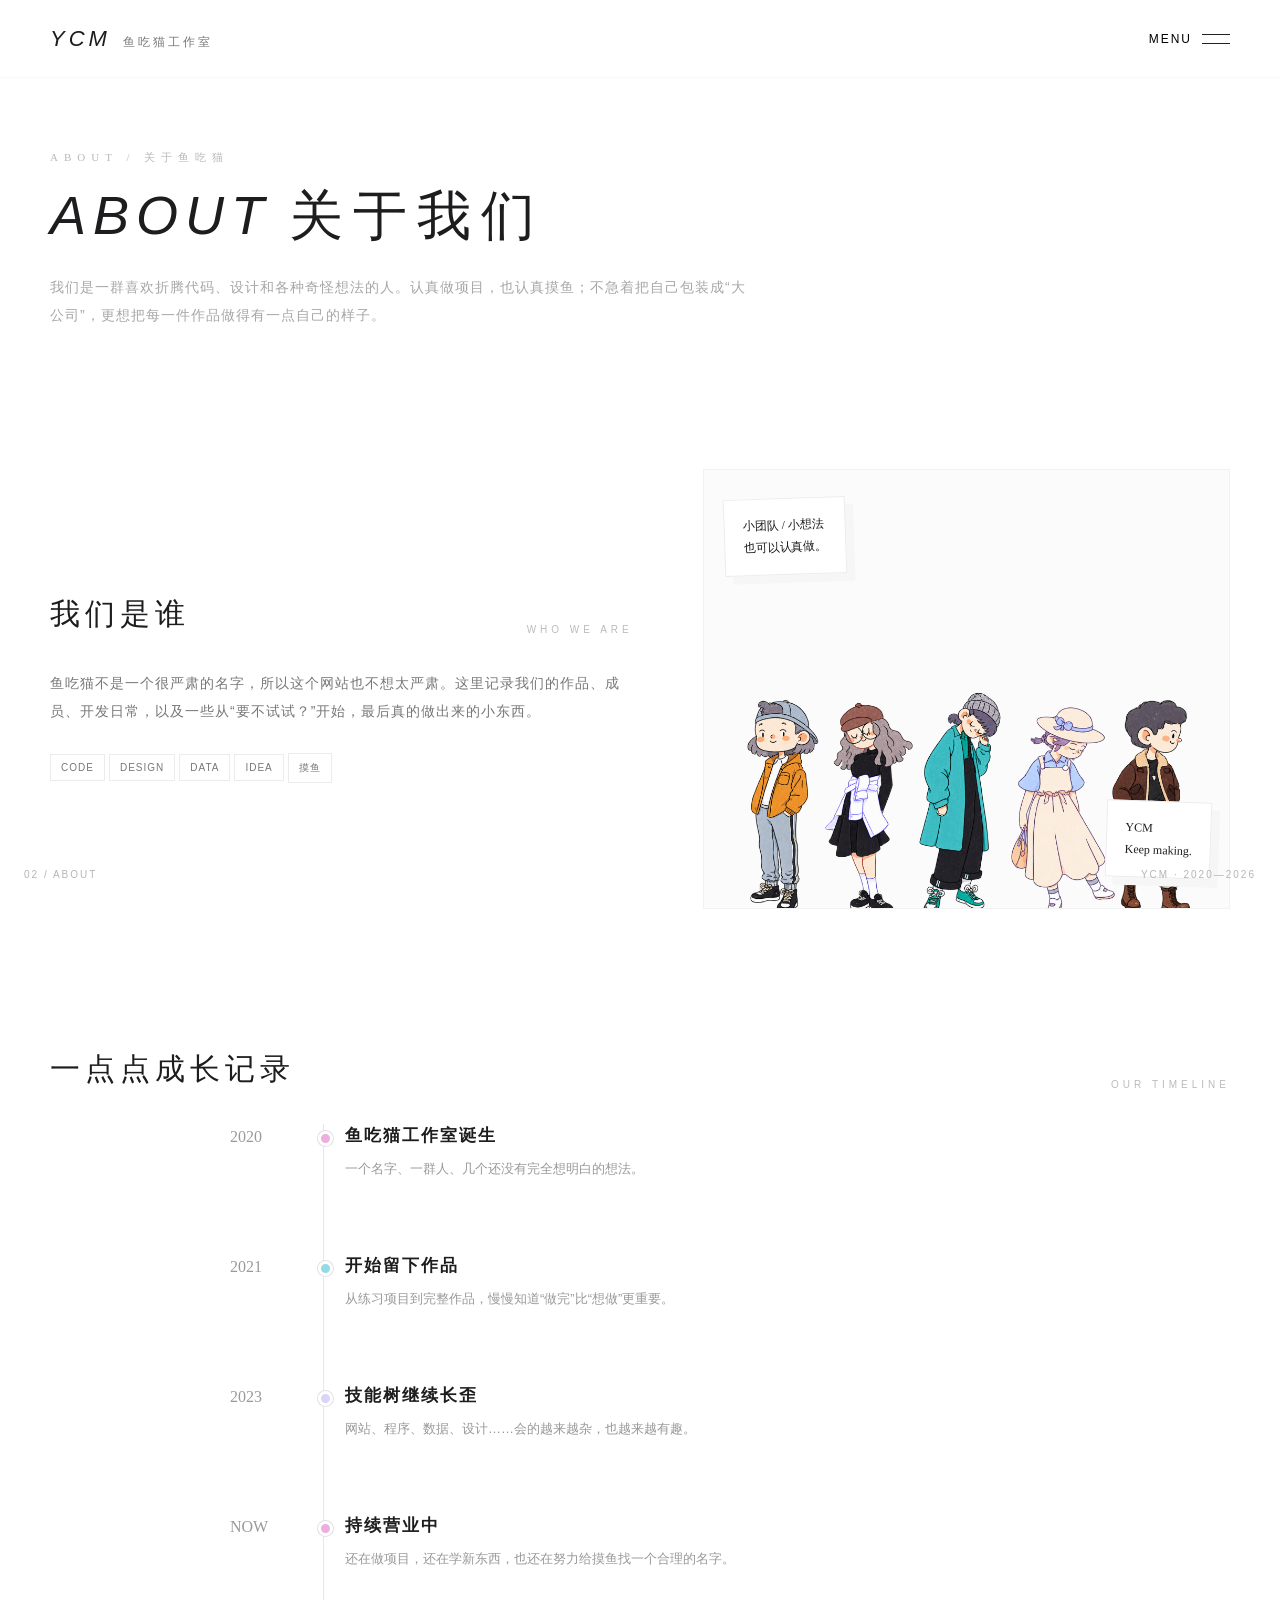
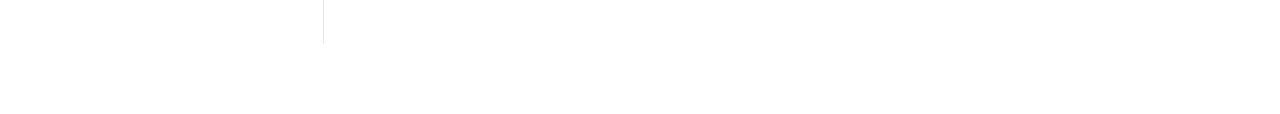
<file: about.html>
<!doctype html>
<html lang="zh-CN">
<head>
<meta charset="utf-8"><meta name="viewport" content="width=device-width,initial-scale=1">
<title>YCM 鱼吃猫工作室</title>
<link rel="stylesheet" href="style.css">
</head>
<body>

<div class="page">
  <header class="site-header"><div class="header-inner"><a class="brand-mini" href="index.html">YCM<small>鱼吃猫工作室</small></a><button class="menu-btn" aria-label="打开菜单" aria-expanded="false"><span>MENU</span><i class="menu-icon"></i></button></div></header><div class="particle-layer"></div>
  <main>
    <section class="hero container reveal"><div class="eyebrow">ABOUT / 关于鱼吃猫</div><h1 class="page-title"><span class="en">ABOUT</span>关于我们</h1><p class="lead">我们是一群喜欢折腾代码、设计和各种奇怪想法的人。认真做项目，也认真摸鱼；不急着把自己包装成“大公司”，更想把每一件作品做得有一点自己的样子。</p></section>
    <section class="section container"><div class="about-grid">
      <div class="reveal"><div class="section-head"><h2>我们是谁</h2><span>WHO WE ARE</span></div><p class="lead" style="margin-top:0;color:#777">鱼吃猫不是一个很严肃的名字，所以这个网站也不想太严肃。这里记录我们的作品、成员、开发日常，以及一些从“要不试试？”开始，最后真的做出来的小东西。</p><div style="margin-top:24px"><span class="tag">CODE</span><span class="tag">DESIGN</span><span class="tag">DATA</span><span class="tag">IDEA</span><span class="tag">摸鱼</span></div></div>
      <div class="about-art reveal"><img src="rw.png" alt="工作室成员插画"><div class="note n1">小团队 / 小想法<br>也可以认真做。</div><div class="note n2">YCM<br>Keep making.</div></div>
    </div></section>
    <section class="section container reveal"><div class="section-head"><h2>一点点成长记录</h2><span>OUR TIMELINE</span></div><div class="timeline">
      <div class="timeline-item"><div class="timeline-year">2020</div><div class="timeline-dot"></div><div class="timeline-content"><h3>鱼吃猫工作室诞生</h3><p>一个名字、一群人、几个还没有完全想明白的想法。</p></div></div>
      <div class="timeline-item"><div class="timeline-year">2021</div><div class="timeline-dot"></div><div class="timeline-content"><h3>开始留下作品</h3><p>从练习项目到完整作品，慢慢知道“做完”比“想做”更重要。</p></div></div>
      <div class="timeline-item"><div class="timeline-year">2023</div><div class="timeline-dot"></div><div class="timeline-content"><h3>技能树继续长歪</h3><p>网站、程序、数据、设计……会的越来越杂，也越来越有趣。</p></div></div>
      <div class="timeline-item"><div class="timeline-year">NOW</div><div class="timeline-dot"></div><div class="timeline-content"><h3>持续营业中</h3><p>还在做项目，还在学新东西，也还在努力给摸鱼找一个合理的名字。</p></div></div>
    </div></section>
  </main><div class="page-no">02 / ABOUT</div><div class="page-year">YCM · 2020—2026</div>
</div>


<div class="full-menu" aria-hidden="true"><nav class="menu-list">
  <a href="index.html" data-p="index"><span class="num">01</span><span class="en">HOME</span><span class="cn">首页</span></a>
  <a href="about.html" data-p="about"><span class="num">02</span><span class="en">ABOUT</span><span class="cn">关于鱼吃猫</span></a>
  <a href="team.html" data-p="team"><span class="num">03</span><span class="en">TEAM</span><span class="cn">小伙伴们</span></a>
  <a href="service.html" data-p="service"><span class="num">04</span><span class="en">SERVICE</span><span class="cn">我们会什么</span></a>
  <a href="works.html" data-p="works"><span class="num">05</span><span class="en">WORKS</span><span class="cn">作品集</span></a>
  <a href="daily.html" data-p="daily"><span class="num">06</span><span class="en">DAILY</span><span class="cn">摸鱼日记</span></a>
  <a href="process.html" data-p="process"><span class="num">07</span><span class="en">PROCESS</span><span class="cn">合作流程</span></a>
  <a href="contact.html" data-p="contact"><span class="num">08</span><span class="en">CONTACT</span><span class="cn">找到我们</span></a>
</nav></div>

<script src="script.js"></script>
<script>document.querySelectorAll('.menu-list a').forEach(a=>{if(a.dataset.p==="about")a.classList.add('active')});</script>
</body>
</html>
</file>
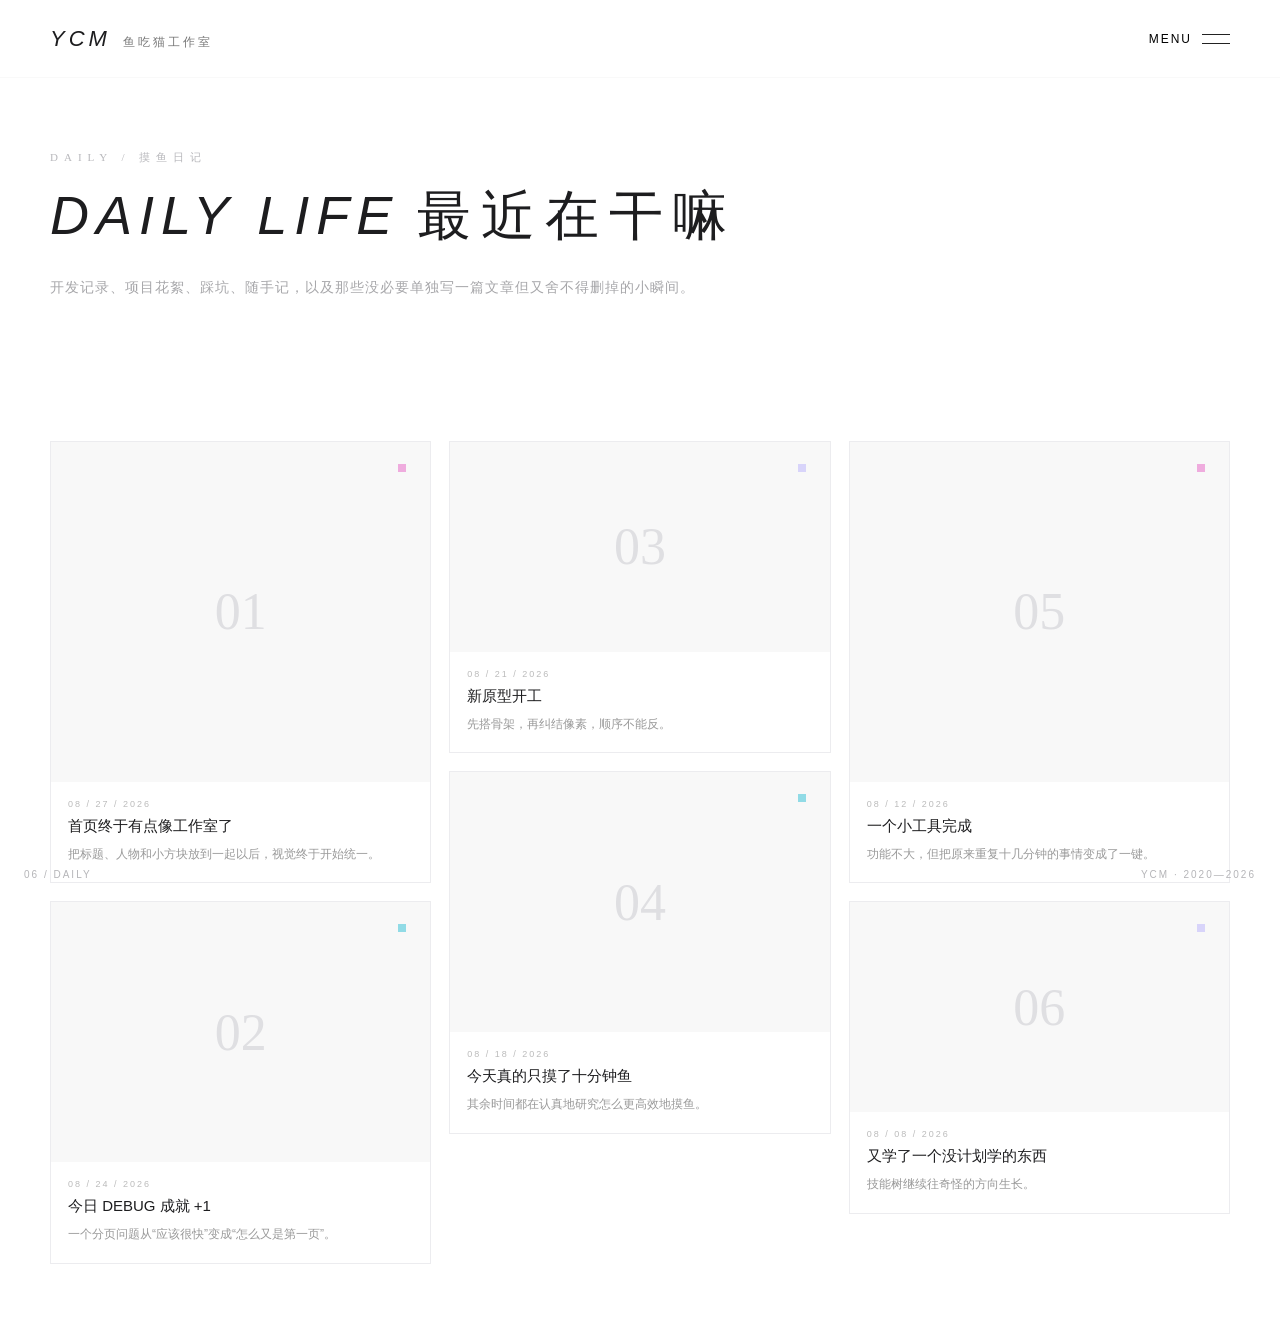
<file: daily.html>
<!doctype html>
<html lang="zh-CN">
<head>
<meta charset="utf-8"><meta name="viewport" content="width=device-width,initial-scale=1">
<title>YCM 鱼吃猫工作室</title>
<link rel="stylesheet" href="style.css">
</head>
<body>

<div class="page">
  <header class="site-header"><div class="header-inner"><a class="brand-mini" href="index.html">YCM<small>鱼吃猫工作室</small></a><button class="menu-btn" aria-label="打开菜单" aria-expanded="false"><span>MENU</span><i class="menu-icon"></i></button></div></header><div class="particle-layer"></div>
  <main><section class="hero container reveal"><div class="eyebrow">DAILY / 摸鱼日记</div><h1 class="page-title"><span class="en">DAILY LIFE</span>最近在干嘛</h1><p class="lead">开发记录、项目花絮、踩坑、随手记，以及那些没必要单独写一篇文章但又舍不得删掉的小瞬间。</p></section>
  <section class="section container reveal"><div class="daily-grid">
    <article class="daily-card"><div class="daily-cover tall"><span class="symbol">01</span></div><div class="daily-body"><div class="daily-date">08 / 27 / 2026</div><h3>首页终于有点像工作室了</h3><p>把标题、人物和小方块放到一起以后，视觉终于开始统一。</p></div></article>
    <article class="daily-card"><div class="daily-cover mid"><span class="symbol">02</span></div><div class="daily-body"><div class="daily-date">08 / 24 / 2026</div><h3>今日 DEBUG 成就 +1</h3><p>一个分页问题从“应该很快”变成“怎么又是第一页”。</p></div></article>
    <article class="daily-card"><div class="daily-cover short"><span class="symbol">03</span></div><div class="daily-body"><div class="daily-date">08 / 21 / 2026</div><h3>新原型开工</h3><p>先搭骨架，再纠结像素，顺序不能反。</p></div></article>
    <article class="daily-card"><div class="daily-cover mid"><span class="symbol">04</span></div><div class="daily-body"><div class="daily-date">08 / 18 / 2026</div><h3>今天真的只摸了十分钟鱼</h3><p>其余时间都在认真地研究怎么更高效地摸鱼。</p></div></article>
    <article class="daily-card"><div class="daily-cover tall"><span class="symbol">05</span></div><div class="daily-body"><div class="daily-date">08 / 12 / 2026</div><h3>一个小工具完成</h3><p>功能不大，但把原来重复十几分钟的事情变成了一键。</p></div></article>
    <article class="daily-card"><div class="daily-cover short"><span class="symbol">06</span></div><div class="daily-body"><div class="daily-date">08 / 08 / 2026</div><h3>又学了一个没计划学的东西</h3><p>技能树继续往奇怪的方向生长。</p></div></article>
  </div></section></main><div class="page-no">06 / DAILY</div><div class="page-year">YCM · 2020—2026</div>
</div>


<div class="full-menu" aria-hidden="true"><nav class="menu-list">
  <a href="index.html" data-p="index"><span class="num">01</span><span class="en">HOME</span><span class="cn">首页</span></a>
  <a href="about.html" data-p="about"><span class="num">02</span><span class="en">ABOUT</span><span class="cn">关于鱼吃猫</span></a>
  <a href="team.html" data-p="team"><span class="num">03</span><span class="en">TEAM</span><span class="cn">小伙伴们</span></a>
  <a href="service.html" data-p="service"><span class="num">04</span><span class="en">SERVICE</span><span class="cn">我们会什么</span></a>
  <a href="works.html" data-p="works"><span class="num">05</span><span class="en">WORKS</span><span class="cn">作品集</span></a>
  <a href="daily.html" data-p="daily"><span class="num">06</span><span class="en">DAILY</span><span class="cn">摸鱼日记</span></a>
  <a href="process.html" data-p="process"><span class="num">07</span><span class="en">PROCESS</span><span class="cn">合作流程</span></a>
  <a href="contact.html" data-p="contact"><span class="num">08</span><span class="en">CONTACT</span><span class="cn">找到我们</span></a>
</nav></div>

<script src="script.js"></script>
<script>document.querySelectorAll('.menu-list a').forEach(a=>{if(a.dataset.p==="daily")a.classList.add('active')});</script>
</body>
</html>
</file>
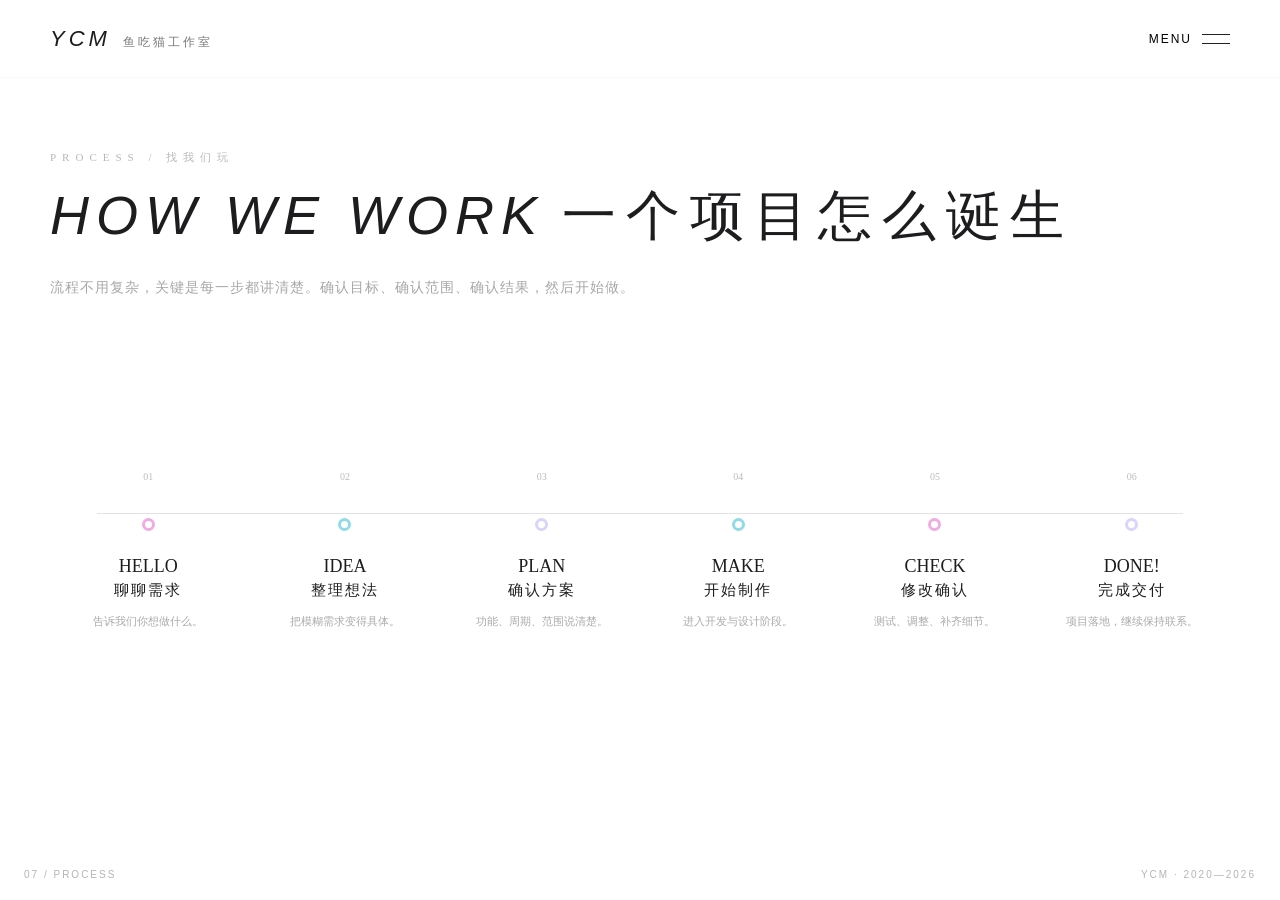
<file: process.html>
<!doctype html>
<html lang="zh-CN">
<head>
<meta charset="utf-8"><meta name="viewport" content="width=device-width,initial-scale=1">
<title>YCM 鱼吃猫工作室</title>
<link rel="stylesheet" href="style.css">
</head>
<body>

<div class="page">
  <header class="site-header"><div class="header-inner"><a class="brand-mini" href="index.html">YCM<small>鱼吃猫工作室</small></a><button class="menu-btn" aria-label="打开菜单" aria-expanded="false"><span>MENU</span><i class="menu-icon"></i></button></div></header><div class="particle-layer"></div>
  <main><section class="hero container reveal"><div class="eyebrow">PROCESS / 找我们玩</div><h1 class="page-title"><span class="en">HOW WE WORK</span>一个项目怎么诞生</h1><p class="lead">流程不用复杂，关键是每一步都讲清楚。确认目标、确认范围、确认结果，然后开始做。</p></section>
  <section class="section container reveal"><div class="process-line">
    <article class="step"><div class="step-no">01</div><div class="step-dot"></div><h3>HELLO</h3><h4>聊聊需求</h4><p>告诉我们你想做什么。</p></article>
    <article class="step"><div class="step-no">02</div><div class="step-dot"></div><h3>IDEA</h3><h4>整理想法</h4><p>把模糊需求变得具体。</p></article>
    <article class="step"><div class="step-no">03</div><div class="step-dot"></div><h3>PLAN</h3><h4>确认方案</h4><p>功能、周期、范围说清楚。</p></article>
    <article class="step"><div class="step-no">04</div><div class="step-dot"></div><h3>MAKE</h3><h4>开始制作</h4><p>进入开发与设计阶段。</p></article>
    <article class="step"><div class="step-no">05</div><div class="step-dot"></div><h3>CHECK</h3><h4>修改确认</h4><p>测试、调整、补齐细节。</p></article>
    <article class="step"><div class="step-no">06</div><div class="step-dot"></div><h3>DONE!</h3><h4>完成交付</h4><p>项目落地，继续保持联系。</p></article>
  </div></section></main><div class="page-no">07 / PROCESS</div><div class="page-year">YCM · 2020—2026</div>
</div>


<div class="full-menu" aria-hidden="true"><nav class="menu-list">
  <a href="index.html" data-p="index"><span class="num">01</span><span class="en">HOME</span><span class="cn">首页</span></a>
  <a href="about.html" data-p="about"><span class="num">02</span><span class="en">ABOUT</span><span class="cn">关于鱼吃猫</span></a>
  <a href="team.html" data-p="team"><span class="num">03</span><span class="en">TEAM</span><span class="cn">小伙伴们</span></a>
  <a href="service.html" data-p="service"><span class="num">04</span><span class="en">SERVICE</span><span class="cn">我们会什么</span></a>
  <a href="works.html" data-p="works"><span class="num">05</span><span class="en">WORKS</span><span class="cn">作品集</span></a>
  <a href="daily.html" data-p="daily"><span class="num">06</span><span class="en">DAILY</span><span class="cn">摸鱼日记</span></a>
  <a href="process.html" data-p="process"><span class="num">07</span><span class="en">PROCESS</span><span class="cn">合作流程</span></a>
  <a href="contact.html" data-p="contact"><span class="num">08</span><span class="en">CONTACT</span><span class="cn">找到我们</span></a>
</nav></div>

<script src="script.js"></script>
<script>document.querySelectorAll('.menu-list a').forEach(a=>{if(a.dataset.p==="process")a.classList.add('active')});</script>
</body>
</html>
</file>
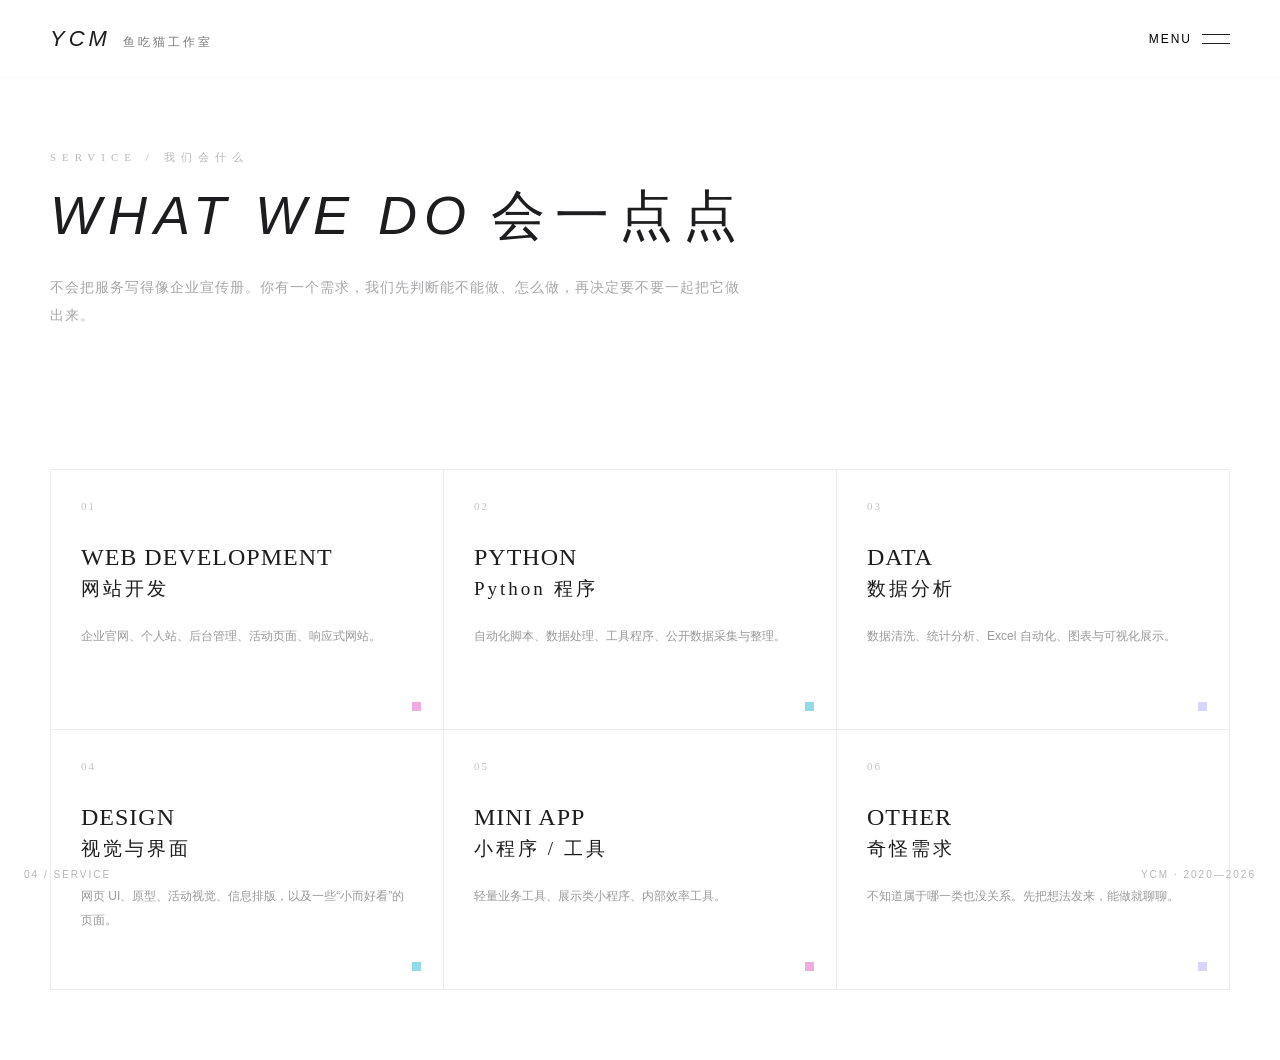
<file: service.html>
<!doctype html>
<html lang="zh-CN">
<head>
<meta charset="utf-8"><meta name="viewport" content="width=device-width,initial-scale=1">
<title>YCM 鱼吃猫工作室</title>
<link rel="stylesheet" href="style.css">
</head>
<body>

<div class="page">
  <header class="site-header"><div class="header-inner"><a class="brand-mini" href="index.html">YCM<small>鱼吃猫工作室</small></a><button class="menu-btn" aria-label="打开菜单" aria-expanded="false"><span>MENU</span><i class="menu-icon"></i></button></div></header><div class="particle-layer"></div>
  <main><section class="hero container reveal"><div class="eyebrow">SERVICE / 我们会什么</div><h1 class="page-title"><span class="en">WHAT WE DO</span>会一点点</h1><p class="lead">不会把服务写得像企业宣传册。你有一个需求，我们先判断能不能做、怎么做，再决定要不要一起把它做出来。</p></section>
  <section class="section container reveal"><div class="service-grid">
    <article class="service-card"><div class="service-no">01</div><h3>WEB DEVELOPMENT</h3><h4>网站开发</h4><p>企业官网、个人站、后台管理、活动页面、响应式网站。</p><i class="service-corner"></i></article>
    <article class="service-card"><div class="service-no">02</div><h3>PYTHON</h3><h4>Python 程序</h4><p>自动化脚本、数据处理、工具程序、公开数据采集与整理。</p><i class="service-corner"></i></article>
    <article class="service-card"><div class="service-no">03</div><h3>DATA</h3><h4>数据分析</h4><p>数据清洗、统计分析、Excel 自动化、图表与可视化展示。</p><i class="service-corner"></i></article>
    <article class="service-card"><div class="service-no">04</div><h3>DESIGN</h3><h4>视觉与界面</h4><p>网页 UI、原型、活动视觉、信息排版，以及一些“小而好看”的页面。</p><i class="service-corner"></i></article>
    <article class="service-card"><div class="service-no">05</div><h3>MINI APP</h3><h4>小程序 / 工具</h4><p>轻量业务工具、展示类小程序、内部效率工具。</p><i class="service-corner"></i></article>
    <article class="service-card"><div class="service-no">06</div><h3>OTHER</h3><h4>奇怪需求</h4><p>不知道属于哪一类也没关系。先把想法发来，能做就聊聊。</p><i class="service-corner"></i></article>
  </div></section></main><div class="page-no">04 / SERVICE</div><div class="page-year">YCM · 2020—2026</div>
</div>


<div class="full-menu" aria-hidden="true"><nav class="menu-list">
  <a href="index.html" data-p="index"><span class="num">01</span><span class="en">HOME</span><span class="cn">首页</span></a>
  <a href="about.html" data-p="about"><span class="num">02</span><span class="en">ABOUT</span><span class="cn">关于鱼吃猫</span></a>
  <a href="team.html" data-p="team"><span class="num">03</span><span class="en">TEAM</span><span class="cn">小伙伴们</span></a>
  <a href="service.html" data-p="service"><span class="num">04</span><span class="en">SERVICE</span><span class="cn">我们会什么</span></a>
  <a href="works.html" data-p="works"><span class="num">05</span><span class="en">WORKS</span><span class="cn">作品集</span></a>
  <a href="daily.html" data-p="daily"><span class="num">06</span><span class="en">DAILY</span><span class="cn">摸鱼日记</span></a>
  <a href="process.html" data-p="process"><span class="num">07</span><span class="en">PROCESS</span><span class="cn">合作流程</span></a>
  <a href="contact.html" data-p="contact"><span class="num">08</span><span class="en">CONTACT</span><span class="cn">找到我们</span></a>
</nav></div>

<script src="script.js"></script>
<script>document.querySelectorAll('.menu-list a').forEach(a=>{if(a.dataset.p==="service")a.classList.add('active')});</script>
</body>
</html>
</file>
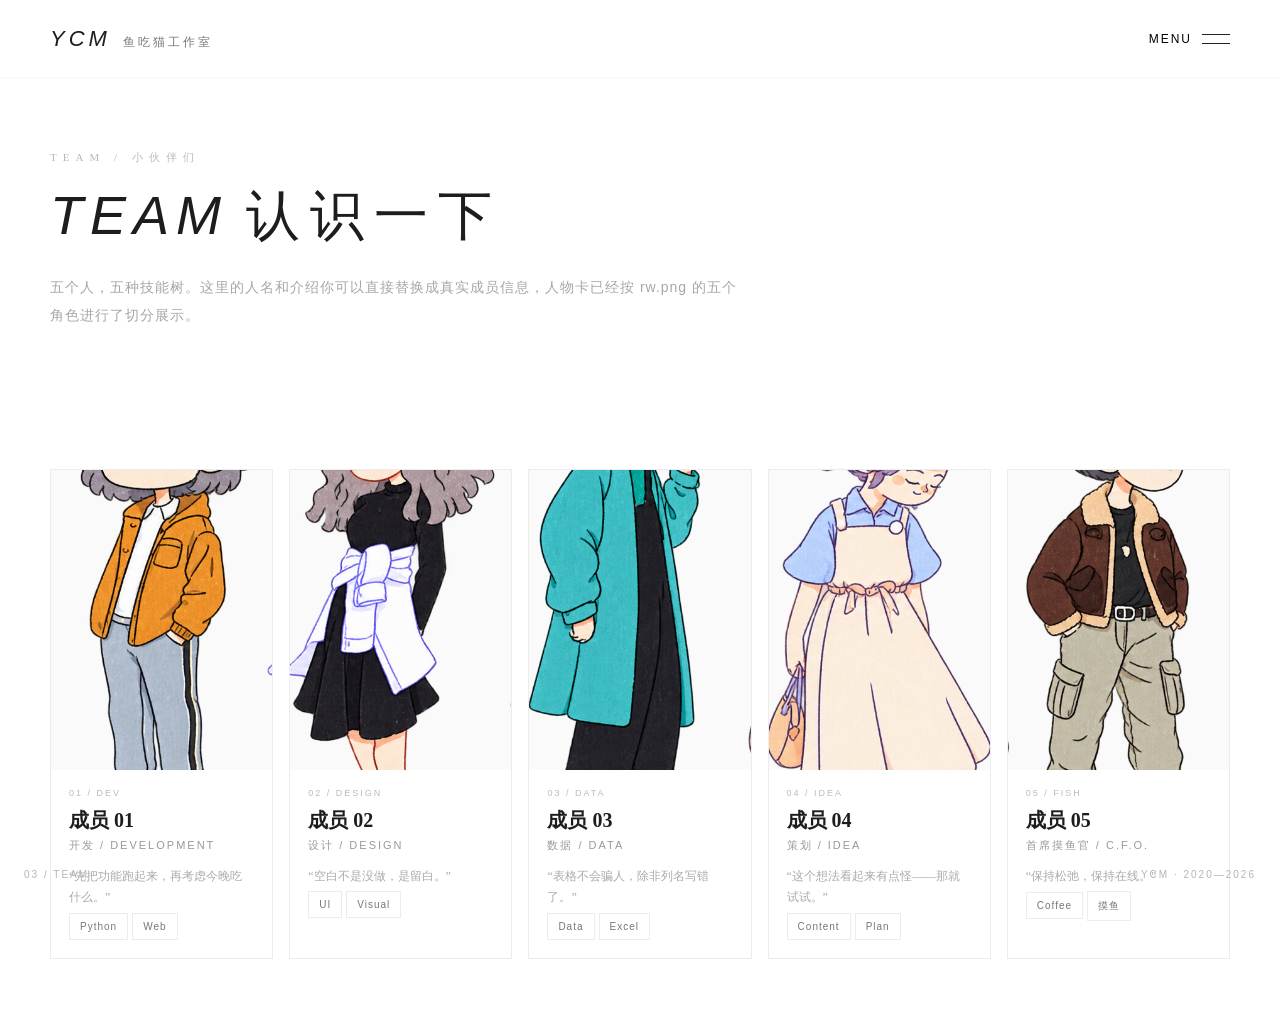
<file: team.html>
<!doctype html>
<html lang="zh-CN">
<head>
<meta charset="utf-8"><meta name="viewport" content="width=device-width,initial-scale=1">
<title>YCM 鱼吃猫工作室</title>
<link rel="stylesheet" href="style.css">
</head>
<body>

<div class="page">
  <header class="site-header"><div class="header-inner"><a class="brand-mini" href="index.html">YCM<small>鱼吃猫工作室</small></a><button class="menu-btn" aria-label="打开菜单" aria-expanded="false"><span>MENU</span><i class="menu-icon"></i></button></div></header><div class="particle-layer"></div>
  <main><section class="hero container reveal"><div class="eyebrow">TEAM / 小伙伴们</div><h1 class="page-title"><span class="en">TEAM</span>认识一下</h1><p class="lead">五个人，五种技能树。这里的人名和介绍你可以直接替换成真实成员信息，人物卡已经按 rw.png 的五个角色进行了切分展示。</p></section>
  <section class="section container reveal"><div class="team-grid">
    <article class="member-card"><div class="member-portrait"><img src="rw.png" alt=""></div><div class="member-body"><div class="member-index">01 / DEV</div><h3>成员 01</h3><div class="member-role">开发 / DEVELOPMENT</div><p class="member-quote">“先把功能跑起来，再考虑今晚吃什么。”</p><span class="tag">Python</span><span class="tag">Web</span></div></article>
    <article class="member-card"><div class="member-portrait"><img src="rw.png" alt=""></div><div class="member-body"><div class="member-index">02 / DESIGN</div><h3>成员 02</h3><div class="member-role">设计 / DESIGN</div><p class="member-quote">“空白不是没做，是留白。”</p><span class="tag">UI</span><span class="tag">Visual</span></div></article>
    <article class="member-card"><div class="member-portrait"><img src="rw.png" alt=""></div><div class="member-body"><div class="member-index">03 / DATA</div><h3>成员 03</h3><div class="member-role">数据 / DATA</div><p class="member-quote">“表格不会骗人，除非列名写错了。”</p><span class="tag">Data</span><span class="tag">Excel</span></div></article>
    <article class="member-card"><div class="member-portrait"><img src="rw.png" alt=""></div><div class="member-body"><div class="member-index">04 / IDEA</div><h3>成员 04</h3><div class="member-role">策划 / IDEA</div><p class="member-quote">“这个想法看起来有点怪——那就试试。”</p><span class="tag">Content</span><span class="tag">Plan</span></div></article>
    <article class="member-card"><div class="member-portrait"><img src="rw.png" alt=""></div><div class="member-body"><div class="member-index">05 / FISH</div><h3>成员 05</h3><div class="member-role">首席摸鱼官 / C.F.O.</div><p class="member-quote">“保持松弛，保持在线。”</p><span class="tag">Coffee</span><span class="tag">摸鱼</span></div></article>
  </div></section></main><div class="page-no">03 / TEAM</div><div class="page-year">YCM · 2020—2026</div>
</div>


<div class="full-menu" aria-hidden="true"><nav class="menu-list">
  <a href="index.html" data-p="index"><span class="num">01</span><span class="en">HOME</span><span class="cn">首页</span></a>
  <a href="about.html" data-p="about"><span class="num">02</span><span class="en">ABOUT</span><span class="cn">关于鱼吃猫</span></a>
  <a href="team.html" data-p="team"><span class="num">03</span><span class="en">TEAM</span><span class="cn">小伙伴们</span></a>
  <a href="service.html" data-p="service"><span class="num">04</span><span class="en">SERVICE</span><span class="cn">我们会什么</span></a>
  <a href="works.html" data-p="works"><span class="num">05</span><span class="en">WORKS</span><span class="cn">作品集</span></a>
  <a href="daily.html" data-p="daily"><span class="num">06</span><span class="en">DAILY</span><span class="cn">摸鱼日记</span></a>
  <a href="process.html" data-p="process"><span class="num">07</span><span class="en">PROCESS</span><span class="cn">合作流程</span></a>
  <a href="contact.html" data-p="contact"><span class="num">08</span><span class="en">CONTACT</span><span class="cn">找到我们</span></a>
</nav></div>

<script src="script.js"></script>
<script>document.querySelectorAll('.menu-list a').forEach(a=>{if(a.dataset.p==="team")a.classList.add('active')});</script>
</body>
</html>
</file>
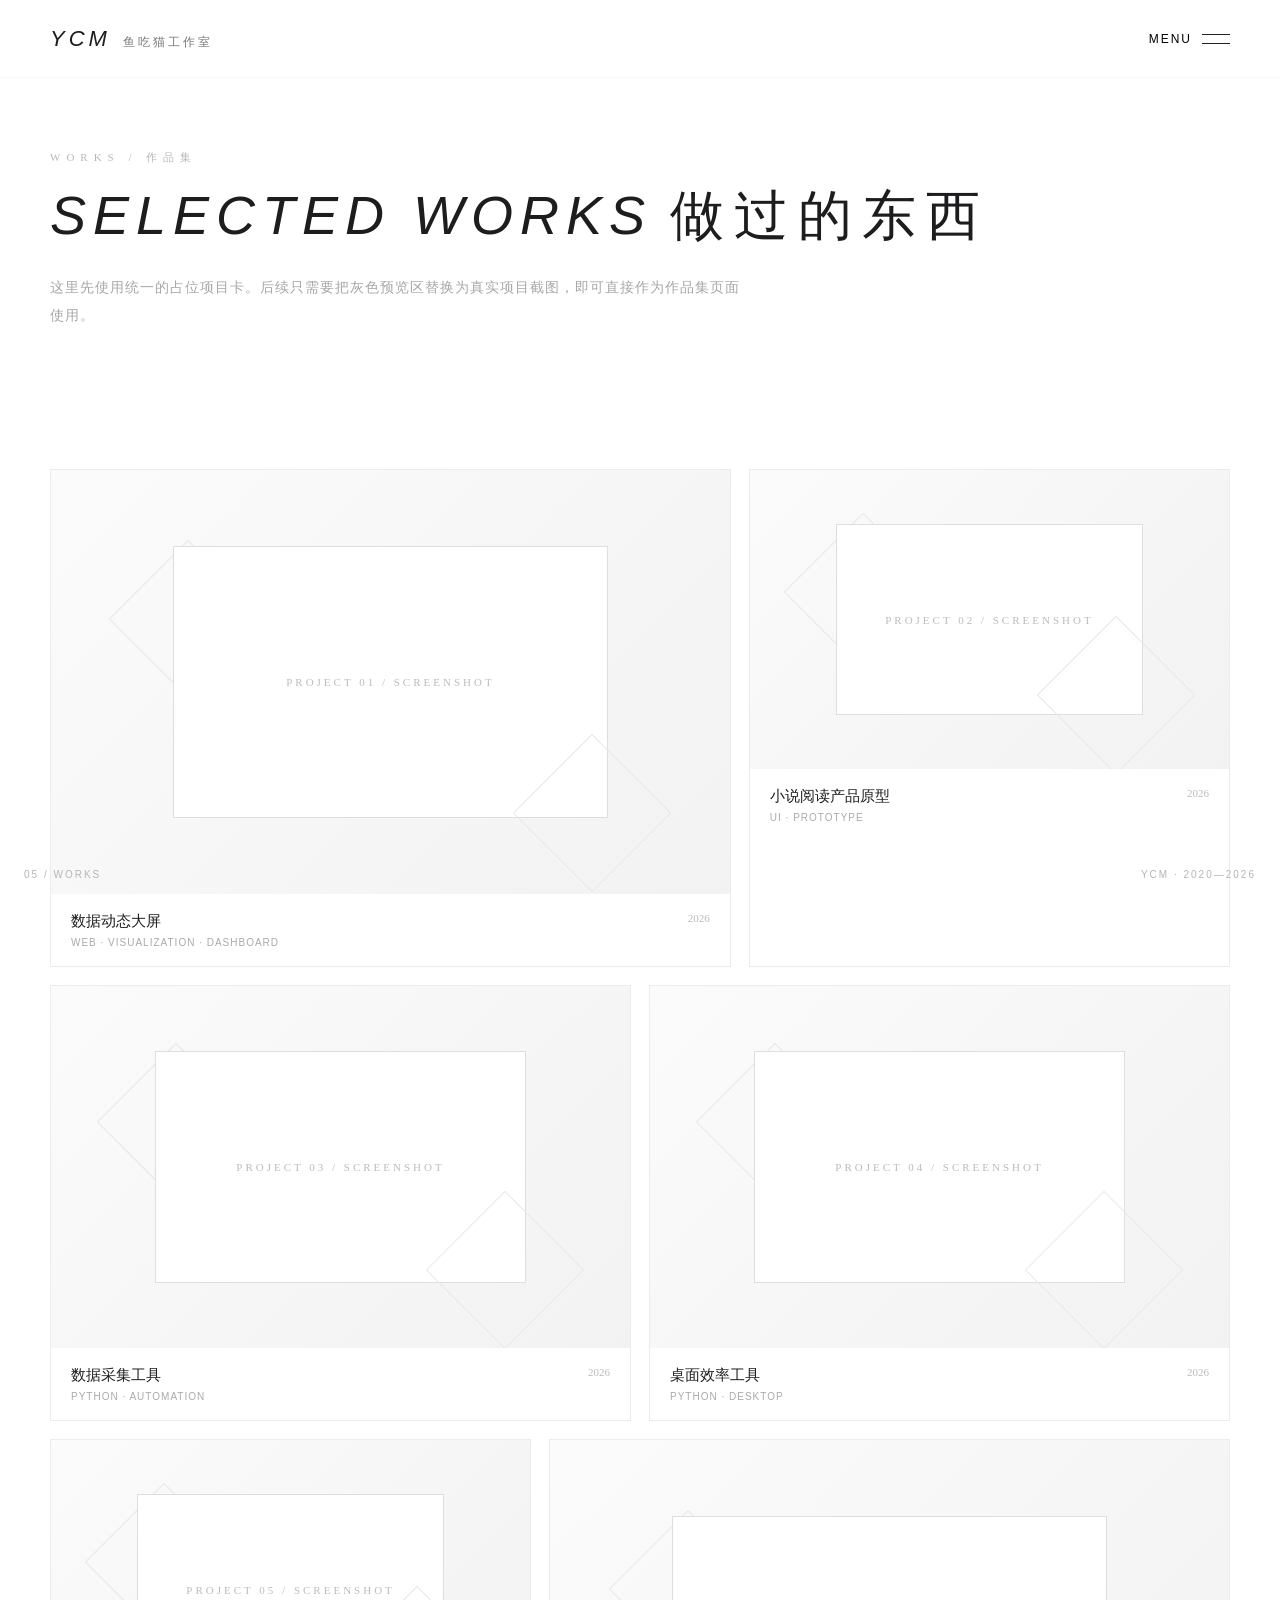
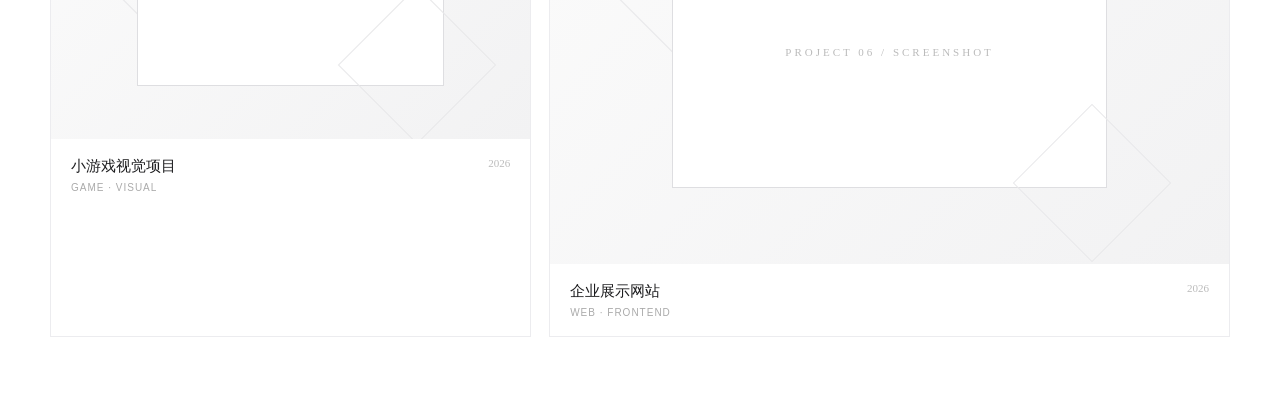
<file: works.html>
<!doctype html>
<html lang="zh-CN">
<head>
<meta charset="utf-8"><meta name="viewport" content="width=device-width,initial-scale=1">
<title>YCM 鱼吃猫工作室</title>
<link rel="stylesheet" href="style.css">
</head>
<body>

<div class="page">
  <header class="site-header"><div class="header-inner"><a class="brand-mini" href="index.html">YCM<small>鱼吃猫工作室</small></a><button class="menu-btn" aria-label="打开菜单" aria-expanded="false"><span>MENU</span><i class="menu-icon"></i></button></div></header><div class="particle-layer"></div>
  <main><section class="hero container reveal"><div class="eyebrow">WORKS / 作品集</div><h1 class="page-title"><span class="en">SELECTED WORKS</span>做过的东西</h1><p class="lead">这里先使用统一的占位项目卡。后续只需要把灰色预览区替换为真实项目截图，即可直接作为作品集页面使用。</p></section>
  <section class="section container reveal"><div class="works-grid">
    <article class="work-card big"><div class="work-thumb"><div class="fake-ui">PROJECT 01 / SCREENSHOT</div></div><div class="work-meta"><div><h3>数据动态大屏</h3><p>WEB · VISUALIZATION · DASHBOARD</p></div><div class="work-year">2026</div></div></article>
    <article class="work-card small"><div class="work-thumb"><div class="fake-ui">PROJECT 02 / SCREENSHOT</div></div><div class="work-meta"><div><h3>小说阅读产品原型</h3><p>UI · PROTOTYPE</p></div><div class="work-year">2026</div></div></article>
    <article class="work-card half"><div class="work-thumb"><div class="fake-ui">PROJECT 03 / SCREENSHOT</div></div><div class="work-meta"><div><h3>数据采集工具</h3><p>PYTHON · AUTOMATION</p></div><div class="work-year">2026</div></div></article>
    <article class="work-card half"><div class="work-thumb"><div class="fake-ui">PROJECT 04 / SCREENSHOT</div></div><div class="work-meta"><div><h3>桌面效率工具</h3><p>PYTHON · DESKTOP</p></div><div class="work-year">2026</div></div></article>
    <article class="work-card small"><div class="work-thumb"><div class="fake-ui">PROJECT 05 / SCREENSHOT</div></div><div class="work-meta"><div><h3>小游戏视觉项目</h3><p>GAME · VISUAL</p></div><div class="work-year">2026</div></div></article>
    <article class="work-card big"><div class="work-thumb"><div class="fake-ui">PROJECT 06 / SCREENSHOT</div></div><div class="work-meta"><div><h3>企业展示网站</h3><p>WEB · FRONTEND</p></div><div class="work-year">2026</div></div></article>
  </div></section></main><div class="page-no">05 / WORKS</div><div class="page-year">YCM · 2020—2026</div>
</div>


<div class="full-menu" aria-hidden="true"><nav class="menu-list">
  <a href="index.html" data-p="index"><span class="num">01</span><span class="en">HOME</span><span class="cn">首页</span></a>
  <a href="about.html" data-p="about"><span class="num">02</span><span class="en">ABOUT</span><span class="cn">关于鱼吃猫</span></a>
  <a href="team.html" data-p="team"><span class="num">03</span><span class="en">TEAM</span><span class="cn">小伙伴们</span></a>
  <a href="service.html" data-p="service"><span class="num">04</span><span class="en">SERVICE</span><span class="cn">我们会什么</span></a>
  <a href="works.html" data-p="works"><span class="num">05</span><span class="en">WORKS</span><span class="cn">作品集</span></a>
  <a href="daily.html" data-p="daily"><span class="num">06</span><span class="en">DAILY</span><span class="cn">摸鱼日记</span></a>
  <a href="process.html" data-p="process"><span class="num">07</span><span class="en">PROCESS</span><span class="cn">合作流程</span></a>
  <a href="contact.html" data-p="contact"><span class="num">08</span><span class="en">CONTACT</span><span class="cn">找到我们</span></a>
</nav></div>

<script src="script.js"></script>
<script>document.querySelectorAll('.menu-list a').forEach(a=>{if(a.dataset.p==="works")a.classList.add('active')});</script>
</body>
</html>
</file>
<file: style.css>
*{box-sizing:border-box;margin:0;padding:0}
:root{
  --ink:#1d1d1f;--muted:#b9b9bd;--line:#ececef;--soft:#fafafa;
  --pink:#efacdE;--blue:#91dbe6;--violet:#d8d4fa;--page:1180px
}
html{scroll-behavior:smooth}
body{font-family:"Microsoft YaHei","PingFang SC",Arial,sans-serif;background:#fff;color:var(--ink);overflow-x:hidden}
a{color:inherit;text-decoration:none}
button{font:inherit}
img{max-width:100%;display:block}
.page{min-height:100vh;position:relative;overflow:hidden}
.container{width:min(var(--page),calc(100% - 48px));margin:0 auto}
.site-header{position:fixed;left:0;top:0;width:100%;height:78px;display:flex;align-items:center;z-index:50;background:rgba(255,255,255,.82);backdrop-filter:blur(12px);border-bottom:1px solid rgba(0,0,0,.025)}
.header-inner{width:min(var(--page),calc(100% - 48px));margin:auto;display:flex;align-items:center;justify-content:space-between}
.brand-mini{font-family:Impact,"Arial Black",sans-serif;font-style:italic;letter-spacing:4px;font-size:22px}
.brand-mini small{font-family:"SimSun",serif;font-style:normal;letter-spacing:3px;font-size:12px;margin-left:12px;color:#777}
.menu-btn{border:0;background:none;cursor:pointer;display:flex;align-items:center;gap:10px;letter-spacing:2px;font-size:12px}
.menu-icon{width:28px;height:18px;position:relative}
.menu-icon:before,.menu-icon:after{content:"";position:absolute;left:0;width:100%;height:1px;background:#222;transition:.3s}
.menu-icon:before{top:4px}.menu-icon:after{bottom:4px}
.menu-open .menu-icon:before{top:9px;transform:rotate(45deg)}
.menu-open .menu-icon:after{bottom:8px;transform:rotate(-45deg)}
.full-menu{position:fixed;inset:0;background:rgba(255,255,255,.98);z-index:40;display:grid;place-items:center;opacity:0;visibility:hidden;transition:.35s}
.full-menu.show{opacity:1;visibility:visible}
.menu-list{width:min(720px,84vw)}
.menu-list a{display:flex;align-items:baseline;gap:22px;padding:13px 0;border-bottom:1px solid var(--line);transition:.25s}
.menu-list .num{width:28px;font-size:11px;color:#bbb}
.menu-list .en{font-family:Georgia,serif;font-size:34px;letter-spacing:2px}
.menu-list .cn{font-size:13px;color:#999;letter-spacing:3px;margin-left:auto}
.menu-list a:hover{padding-left:12px;color:#cc79b8}
.menu-list a.active{color:#cc79b8}
.page-no{position:fixed;left:24px;bottom:20px;z-index:15;font-size:10px;letter-spacing:2px;color:#b5b5b8}
.page-year{position:fixed;right:24px;bottom:20px;z-index:15;font-size:10px;letter-spacing:2px;color:#b5b5b8}
.particle-layer{position:fixed;inset:0;pointer-events:none;overflow:hidden;z-index:1}
.particle{position:absolute;top:-20px;border-radius:1px;opacity:0;animation:fall linear forwards}
@keyframes fall{0%{transform:translate3d(0,-20px,0) rotate(0);opacity:0}8%{opacity:.78}55%{transform:translate3d(calc(var(--drift)*.55),55vh,0) rotate(125deg)}92%{opacity:.65}100%{transform:translate3d(var(--drift),110vh,0) rotate(250deg);opacity:0}}
.hero{padding:150px 0 70px;position:relative;z-index:2}
.eyebrow{font-family:Georgia,serif;font-size:11px;letter-spacing:6px;color:#b8b8bc;margin-bottom:18px}
.page-title{font-family:"STSong","SimSun",serif;font-weight:400;font-size:54px;letter-spacing:10px;line-height:1.2}
.page-title .en{font-family:Impact,"Arial Black",sans-serif;font-style:italic;letter-spacing:7px;margin-right:18px}
.lead{max-width:700px;margin-top:24px;color:#a7a7aa;font-size:14px;line-height:2;letter-spacing:1px}
.section{padding:70px 0;position:relative;z-index:2}
.section-head{display:flex;justify-content:space-between;align-items:end;gap:24px;margin-bottom:34px}
.section-head h2{font-family:"STSong","SimSun",serif;font-size:30px;font-weight:400;letter-spacing:5px}
.section-head span{font-size:10px;letter-spacing:4px;color:#bbb}
.reveal{opacity:0;transform:translateY(24px);transition:opacity .75s ease,transform .75s ease}
.reveal.show{opacity:1;transform:none}
.tag{display:inline-block;border:1px solid var(--line);padding:7px 10px;font-size:10px;letter-spacing:1px;margin:4px 4px 0 0;color:#777;background:#fff}
.footer{padding:90px 0 40px;text-align:center;position:relative;z-index:2;color:#bbb;font-size:10px;letter-spacing:4px}

/* HOME */
.home{min-height:100vh;position:relative;overflow:hidden}
.home-center{position:absolute;top:15.5%;left:50%;transform:translateX(-50%);width:100%;text-align:center;z-index:3}
.home-title{display:flex;justify-content:center;align-items:center;gap:18px;white-space:nowrap}
.home-title .ycm{display:flex;font-family:'Lilita One',Impact,"Arial Black",sans-serif;font-size:42px;font-style:italic;letter-spacing:4px;filter:drop-shadow(3px 5px 3px rgba(0,0,0,.16))}
.home-title .ycm span{display:inline-block;transform-origin:center bottom;animation:jellyBounce 3.82s cubic-bezier(0.28,0.84,0.42,1) infinite}
.home-title .ycm span:nth-child(1){animation-delay:0s}
.home-title .ycm span:nth-child(2){animation-delay:0.08s}
.home-title .ycm span:nth-child(3){animation-delay:0.16s}
.home-title .cn{display:flex;font-family:'Lilita One',"STSong","SimSun",serif;font-size:38px;letter-spacing:18px}
.home-title .cn span{display:inline-block;transform-origin:center bottom;animation:jellyBounce 3.82s cubic-bezier(0.28,0.84,0.42,1) infinite}
.home-title .cn span:nth-child(1){animation-delay:0.24s}
.home-title .cn span:nth-child(2){animation-delay:0.32s}
.home-title .cn span:nth-child(3){animation-delay:0.40s}
.home-title .cn span:nth-child(4){animation-delay:0.48s}
.home-title .cn span:nth-child(5){animation-delay:0.56s}
.home-title .cn span:nth-child(6){animation-delay:0.64s}
@keyframes jellyBounce{
  0%{transform:translateY(0) scale(1,1)}
  8.4%{transform:translateY(-50px) scale(0.92,1.18)}
  16.8%{transform:translateY(0) scale(1.18,0.78)}
  23.0%{transform:translateY(-8px) scale(0.98,1.03)}
  29.3%{transform:translateY(0) scale(1.02,0.98)}
  35.6%{transform:translateY(-2px) scale(1,1)}
  41.9%{transform:translateY(0) scale(1,1)}
  100%{transform:translateY(0) scale(1,1)}
}
.home-sub{margin-top:25px;font-family:"SimSun",serif;font-weight:700;font-size:14px;letter-spacing:8px;opacity:0;animation:fadeUp .9s ease 1.15s forwards}
.home-year{margin-top:28px;color:#d4d4d7;font-size:10px;letter-spacing:4px;opacity:0;animation:fadeUp .9s ease 1.4s forwards}
.home-desc{margin-top:34px;color:#c8c8ca;font-family:"SimSun",serif;font-size:13px;letter-spacing:2px;opacity:0;animation:fadeUp 1s ease 1.65s forwards}
@keyframes fadeUp{from{opacity:0;transform:translateY(12px)}to{opacity:1;transform:none}}
.home-people{position:absolute;left:50%;bottom:0;transform:translateX(-50%);width:min(560px,48vw);z-index:2;animation:peopleUp 1.25s ease .35s both}
@keyframes peopleUp{from{opacity:0;transform:translate(-50%,28px)}to{opacity:1;transform:translate(-50%,0)}}
.scroll-tip{position:absolute;right:38px;bottom:96px;z-index:3;writing-mode:vertical-rl;font-size:9px;letter-spacing:4px;color:#bbb}

/* ABOUT */
.about-grid{display:grid;grid-template-columns:1.05fr .95fr;gap:70px;align-items:center}
.about-art{position:relative;min-height:440px;background:#fbfbfb;border:1px solid #f2f2f2;display:grid;place-items:end center;overflow:hidden}
.about-art img{width:88%;transform:translateY(16px)}
.note{position:absolute;background:#fff;border:1px solid var(--line);padding:16px 18px;font-family:"SimSun",serif;font-size:12px;line-height:1.8;box-shadow:8px 8px 0 #f6f6f6}
.note.n1{left:20px;top:28px;transform:rotate(-2deg)}.note.n2{right:18px;bottom:30px;transform:rotate(2deg)}
.timeline{max-width:820px;margin:0 auto;position:relative}
.timeline:before{content:"";position:absolute;left:93px;top:0;bottom:0;width:1px;background:#e7e7e9}
.timeline-item{display:grid;grid-template-columns:70px 45px 1fr;gap:0;min-height:130px}
.timeline-year{font-family:Georgia,serif;color:#9a9a9d;padding-top:4px}
.timeline-dot{position:relative}.timeline-dot:before{content:"";position:absolute;left:18px;top:7px;width:9px;height:9px;border:3px solid #fff;background:var(--pink);box-shadow:0 0 0 1px #e1e1e4;border-radius:50%}
.timeline-item:nth-child(2) .timeline-dot:before{background:var(--blue)}.timeline-item:nth-child(3) .timeline-dot:before{background:var(--violet)}.timeline-item:nth-child(4) .timeline-dot:before{background:var(--pink)}
.timeline-content h3{font-size:17px;letter-spacing:2px;margin-bottom:10px}.timeline-content p{font-size:13px;color:#999;line-height:1.9}

/* TEAM */
.team-grid{display:grid;grid-template-columns:repeat(5,1fr);gap:16px}
.member-card{border:1px solid var(--line);background:#fff;min-width:0;transition:.35s}
.member-card:hover{transform:translateY(-8px)}
.member-portrait{height:300px;position:relative;overflow:hidden;background:#fafafa}
.member-portrait img{position:absolute;top:0;height:100%;width:500%;max-width:none;object-fit:cover}
.member-card:nth-child(1) img{left:0}.member-card:nth-child(2) img{left:-100%}.member-card:nth-child(3) img{left:-200%}.member-card:nth-child(4) img{left:-300%}.member-card:nth-child(5) img{left:-400%}
.member-body{padding:18px}.member-index{font-size:9px;color:#bbb;letter-spacing:2px}.member-body h3{font-family:Georgia,serif;font-size:20px;margin:9px 0 4px}.member-role{font-size:11px;color:#999;letter-spacing:2px}.member-quote{font-family:"SimSun",serif;font-size:12px;color:#aaa;line-height:1.8;margin-top:13px}

/* SERVICE */
.service-grid{display:grid;grid-template-columns:repeat(3,1fr);border-top:1px solid var(--line);border-left:1px solid var(--line)}
.service-card{min-height:260px;padding:30px;border-right:1px solid var(--line);border-bottom:1px solid var(--line);position:relative;transition:.3s;background:#fff}
.service-card:hover{background:#fbfbfb}
.service-no{font-family:Georgia,serif;color:#c5c5c7;font-size:11px;letter-spacing:2px}
.service-card h3{font-family:Georgia,serif;font-size:24px;font-weight:400;letter-spacing:1px;margin:32px 0 5px}.service-card h4{font-family:"STSong",serif;font-size:19px;font-weight:400;letter-spacing:3px}.service-card p{margin-top:22px;color:#999;font-size:12px;line-height:2}.service-corner{position:absolute;right:22px;bottom:18px;width:9px;height:9px;background:var(--pink)}.service-card:nth-child(2n) .service-corner{background:var(--blue)}.service-card:nth-child(3n) .service-corner{background:var(--violet)}

/* WORKS */
.works-grid{display:grid;grid-template-columns:repeat(12,1fr);gap:18px}
.work-card{border:1px solid var(--line);background:#fff;overflow:hidden;position:relative}
.work-card.big{grid-column:span 7}.work-card.small{grid-column:span 5}.work-card.half{grid-column:span 6}
.work-thumb{aspect-ratio:16/10;background:linear-gradient(135deg,#fbfbfb,#f2f2f3);position:relative;overflow:hidden}
.work-thumb:before,.work-thumb:after{content:"";position:absolute;width:110px;height:110px;border:1px solid #e8e8ea;transform:rotate(45deg)}.work-thumb:before{left:12%;top:22%}.work-thumb:after{right:12%;bottom:6%}
.work-thumb .fake-ui{position:absolute;inset:18%;border:1px solid #dedee1;background:#fff;display:grid;place-items:center;font-family:Georgia,serif;color:#bbb;letter-spacing:3px;font-size:11px}
.work-meta{padding:18px 20px;display:flex;justify-content:space-between;gap:16px}.work-meta h3{font-size:15px;font-weight:500}.work-meta p{font-size:10px;color:#aaa;letter-spacing:1px;margin-top:6px}.work-year{font-family:Georgia,serif;color:#bbb;font-size:11px}
.work-card:hover .fake-ui{transform:scale(1.03);transition:.3s}.work-card:hover{box-shadow:0 16px 45px rgba(0,0,0,.05)}

/* DAILY */
.daily-grid{columns:3;column-gap:18px}
.daily-card{break-inside:avoid;margin-bottom:18px;border:1px solid var(--line);background:#fff}
.daily-cover{background:#f8f8f8;display:grid;place-items:center;position:relative;overflow:hidden}.daily-cover.tall{height:340px}.daily-cover.mid{height:260px}.daily-cover.short{height:210px}
.daily-cover .symbol{font-family:Georgia,serif;font-size:52px;color:#dfdfe2}
.daily-cover:after{content:"";position:absolute;width:8px;height:8px;background:var(--pink);right:24px;top:22px}
.daily-card:nth-child(2n) .daily-cover:after{background:var(--blue)}.daily-card:nth-child(3n) .daily-cover:after{background:var(--violet)}
.daily-body{padding:17px}.daily-date{font-size:9px;color:#bbb;letter-spacing:2px}.daily-body h3{font-size:15px;margin:8px 0 8px;font-weight:500}.daily-body p{font-size:12px;color:#999;line-height:1.8}

/* PROCESS */
.process-line{display:grid;grid-template-columns:repeat(6,1fr);position:relative;margin-top:30px}
.process-line:before{content:"";position:absolute;left:4%;right:4%;top:42px;height:1px;background:#e3e3e5}
.step{position:relative;text-align:center;padding:0 10px}.step-dot{width:13px;height:13px;background:#fff;border:3px solid var(--pink);border-radius:50%;margin:36px auto 25px;position:relative;z-index:2}.step:nth-child(2n) .step-dot{border-color:var(--blue)}.step:nth-child(3n) .step-dot{border-color:var(--violet)}
.step-no{font-family:Georgia,serif;color:#bbb;font-size:10px}.step h3{font-family:Georgia,serif;font-weight:400;font-size:18px;margin:9px 0 4px}.step h4{font-family:"STSong",serif;font-weight:400;font-size:15px;letter-spacing:2px}.step p{margin-top:12px;color:#aaa;font-size:11px;line-height:1.7}

/* CONTACT */
.contact-wrap{display:grid;grid-template-columns:1.1fr .9fr;gap:80px;align-items:center;min-height:520px}
.contact-big{font-family:"STSong","SimSun",serif;font-size:58px;font-weight:400;line-height:1.45;letter-spacing:7px}.contact-big em{font-family:Georgia,serif;font-style:italic;color:#d98bbf}
.contact-list{border-top:1px solid var(--line)}.contact-row{display:grid;grid-template-columns:120px 1fr;gap:20px;padding:22px 0;border-bottom:1px solid var(--line)}.contact-row dt{font-family:Georgia,serif;font-size:11px;letter-spacing:2px;color:#aaa}.contact-row dd{font-size:13px;letter-spacing:1px}
.qr-placeholder{width:150px;height:150px;background:repeating-linear-gradient(45deg,#f3f3f4 0 8px,#fff 8px 16px);border:1px solid var(--line);display:grid;place-items:center;font-size:10px;color:#aaa;letter-spacing:2px;margin-top:22px}
.contact-scene{width:100%;height:520px;overflow:hidden;background:#fff}
.contact-scene iframe{display:block;width:100%;height:100%;border:0;background:#fff}

/* responsive */
@media(max-width:980px){
  .team-grid{grid-template-columns:repeat(2,1fr)}.member-card:last-child{grid-column:span 2}
  .service-grid{grid-template-columns:repeat(2,1fr)}
  .about-grid,.contact-wrap{grid-template-columns:1fr;gap:40px}
  .works-grid{grid-template-columns:1fr}.work-card.big,.work-card.small,.work-card.half{grid-column:auto}
  .daily-grid{columns:2}
  .process-line{grid-template-columns:repeat(3,1fr);gap:30px}.process-line:before{display:none}
}
@media(max-width:640px){
  .container,.header-inner{width:min(100% - 28px,var(--page))}
  .brand-mini small{display:none}.site-header{height:66px}
  .hero{padding:120px 0 45px}.page-title{font-size:37px;letter-spacing:5px}.page-title .en{display:block;margin-bottom:8px;font-size:30px}
  .section{padding:48px 0}.section-head{align-items:start;flex-direction:column}.section-head h2{font-size:25px}
  .home-center{top:12%}.home-title{flex-direction:column;gap:8px}.home-title .ycm{font-size:34px}.home-title .cn{font-size:25px}.home-people{width:92vw}.home-desc{width:86%;margin:28px auto 0;line-height:1.8}
  .team-grid,.service-grid{grid-template-columns:1fr}.member-card:last-child{grid-column:auto}.member-portrait{height:370px}
  .daily-grid{columns:1}
  .process-line{grid-template-columns:1fr 1fr}
  .contact-big{font-size:38px}.contact-row{grid-template-columns:1fr;gap:8px}
  .contact-scene{height:430px}
  .menu-list .en{font-size:26px}.menu-list .cn{font-size:10px}
  .page-no,.page-year{display:none}
}
@media(prefers-reduced-motion:reduce){*,*:before,*:after{animation:none!important;transition:none!important}.reveal{opacity:1;transform:none}}
</file>
